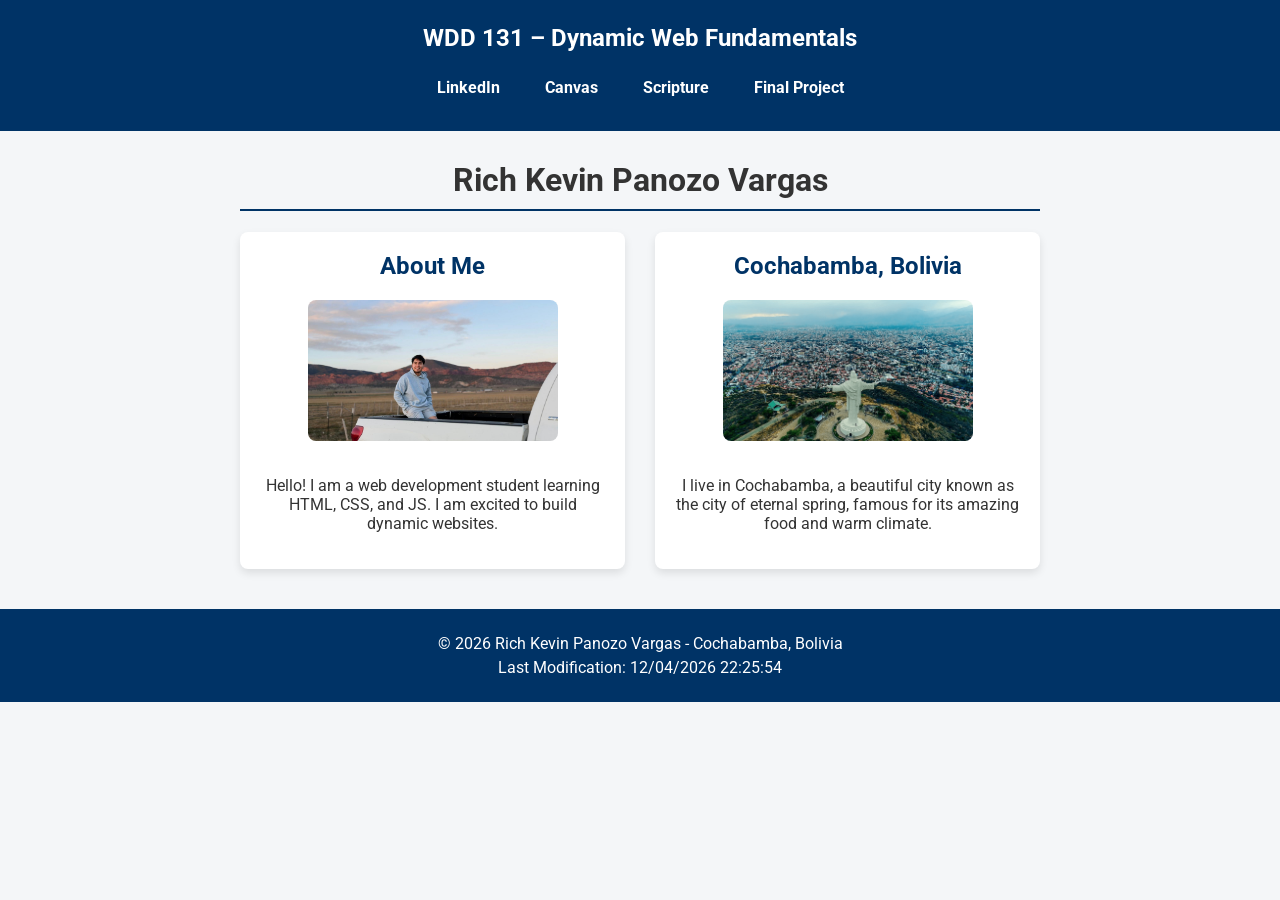
<file: index.html>
<!DOCTYPE html>
<html lang="en">
<head>
    <meta charset="UTF-8">
    <meta name="viewport" content="width=device-width, initial-scale=1.0">
    <title>WDD 131 – Dynamic Web Fundamentals – Rich Kevin Panozo Vargas</title>
    <meta name="description" content="WDD 131 – Dynamic Web Fundamentals. Proyecto de Rich Kevin Panozo Vargas. Tecnologías web, HTML, CSS, JavaScript.">
    <meta name="author" content="Rich Kevin Panozo Vargas">
    
    <link rel="preconnect" href="https://fonts.googleapis.com">
    <link rel="preconnect" href="https://fonts.gstatic.com" crossorigin>
    <link href="https://fonts.googleapis.com/css2?family=Roboto:wght@400;700&display=swap" rel="stylesheet">
    
    <link rel="stylesheet" href="styles/base.css">
    <script src="scripts/getdates.js" defer></script>
</head>
<body>
    <header>
        <span id="course-title">WDD 131 – Dynamic Web Fundamentals</span>
        <nav>
            <a href="https://www.linkedin.com/" target="_blank">LinkedIn</a>
            <a href="https://byupw.instructure.com/" target="_blank">Canvas</a>
            <a href="https://www.churchofjesuschrist.org/study/scriptures/ot/prov/3?lang=eng&id=p5-p6#p5" target="_blank">Scripture</a>
            <a href="#">Final Project</a>
        </nav>
    </header>
    
    <main>
        <h1>Rich Kevin Panozo Vargas</h1>
        <div class="grid-container">
            <section class="card">
                <h2>About Me</h2>
                <img src="images/profile.jpg" alt="Profile Picture of Rich Kevin Panozo Vargas" width="250" height="250">
                <p>Hello! I am a web development student learning HTML, CSS, and JS. I am excited to build dynamic websites.</p>
            </section>
            
            <section class="card">
                <h2>Cochabamba, Bolivia</h2>
                <img src="images/location.jpg" alt="Cochabamba, Bolivia" width="250" height="250">
                <p>I live in Cochabamba, a beautiful city known as the city of eternal spring, famous for its amazing food and warm climate.</p>
            </section>
        </div>
    </main>
    
    <footer>
        <p>&copy; <span id="currentyear"></span> Rich Kevin Panozo Vargas - Cochabamba, Bolivia</p>
        <p id="lastModified"></p>
    </footer>
</body>
</html>
</file>
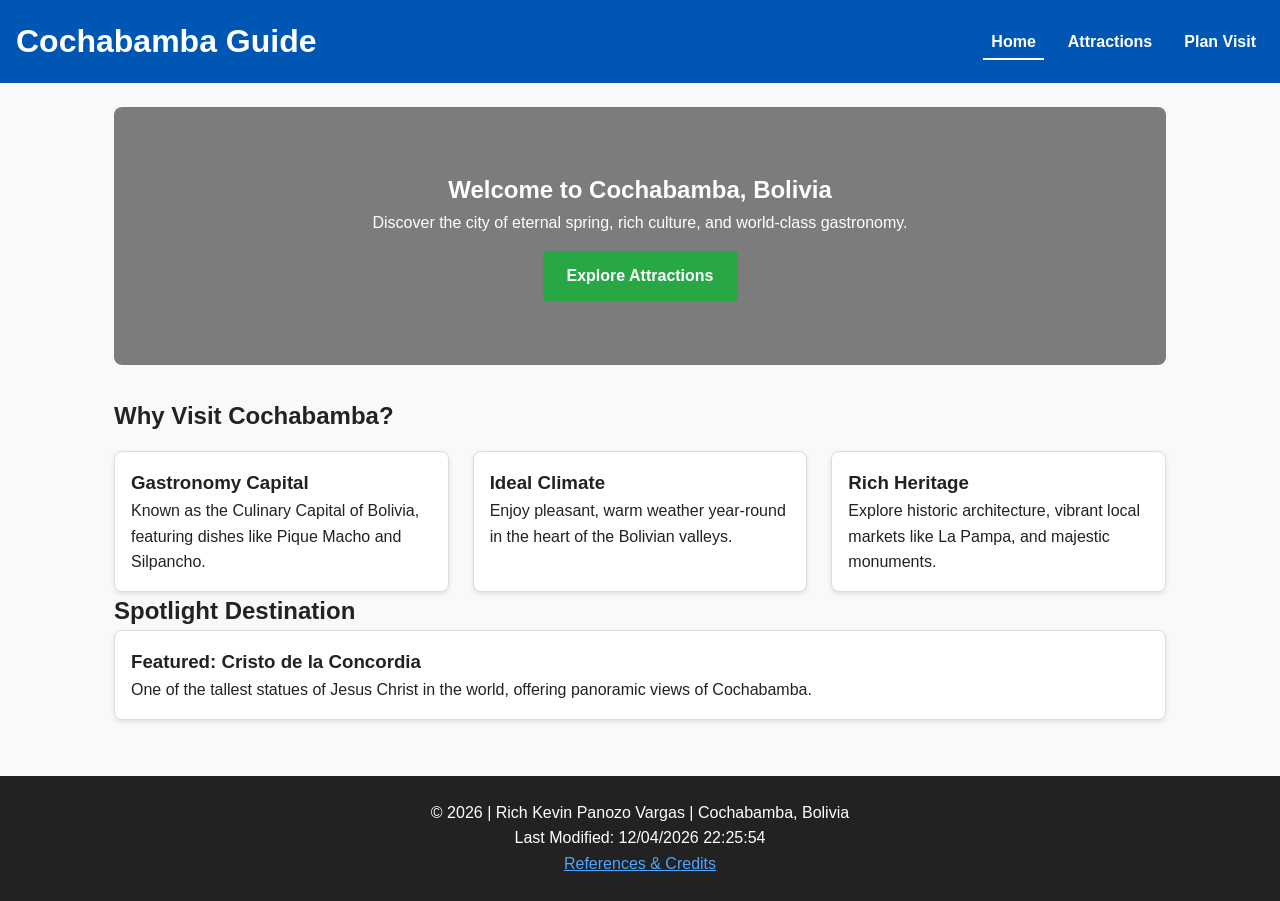
<file: project/index.html>
<!DOCTYPE html>
<html lang="en">
<head>
    <meta charset="UTF-8">
    <meta name="viewport" content="width=device-width, initial-scale=1.0">
    <title>Cochabamba Travel Guide | Home</title>
    <meta name="description" content="Explore Cochabamba, Bolivia: The Culinary Capital and Heart of South America.">
    <link rel="stylesheet" href="styles/main.css">
    <script src="scripts/main.js" defer></script>
</head>
<body>
    <header>
        <div class="logo-container">
            <h1>Cochabamba Guide</h1>
        </div>
        <button id="menu-btn" aria-label="Toggle Navigation">&#9776;</button>
        <nav id="nav-menu">
            <ul>
                <li><a href="index.html" class="active">Home</a></li>
                <li><a href="page2.html">Attractions</a></li>
                <li><a href="form.html">Plan Visit</a></li>
            </ul>
        </nav>
    </header>

    <main>
        <section class="hero">
            <div class="hero-overlay">
                <h2>Welcome to Cochabamba, Bolivia</h2>
                <p>Discover the city of eternal spring, rich culture, and world-class gastronomy.</p>
                <a href="page2.html" class="btn">Explore Attractions</a>
            </div>
        </section>

        <section class="quick-facts">
            <h2>Why Visit Cochabamba?</h2>
            <div class="grid-cards">
                <article class="card">
                    <h3>Gastronomy Capital</h3>
                    <p>Known as the Culinary Capital of Bolivia, featuring dishes like Pique Macho and Silpancho.</p>
                </article>
                <article class="card">
                    <h3>Ideal Climate</h3>
                    <p>Enjoy pleasant, warm weather year-round in the heart of the Bolivian valleys.</p>
                </article>
                <article class="card">
                    <h3>Rich Heritage</h3>
                    <p>Explore historic architecture, vibrant local markets like La Pampa, and majestic monuments.</p>
                </article>
            </div>
        </section>

        <section class="featured-spot">
            <h2>Spotlight Destination</h2>
            <div id="spotlight-container">
                <!-- Populated via JavaScript -->
            </div>
        </section>
    </main>

    <footer>
        <p>&copy; <span id="currentyear"></span> | Rich Kevin Panozo Vargas | Cochabamba, Bolivia</p>
        <p id="lastModified"></p>
        <p><a href="references.html">References & Credits</a></p>
    </footer>
</body>
</html>
</file>
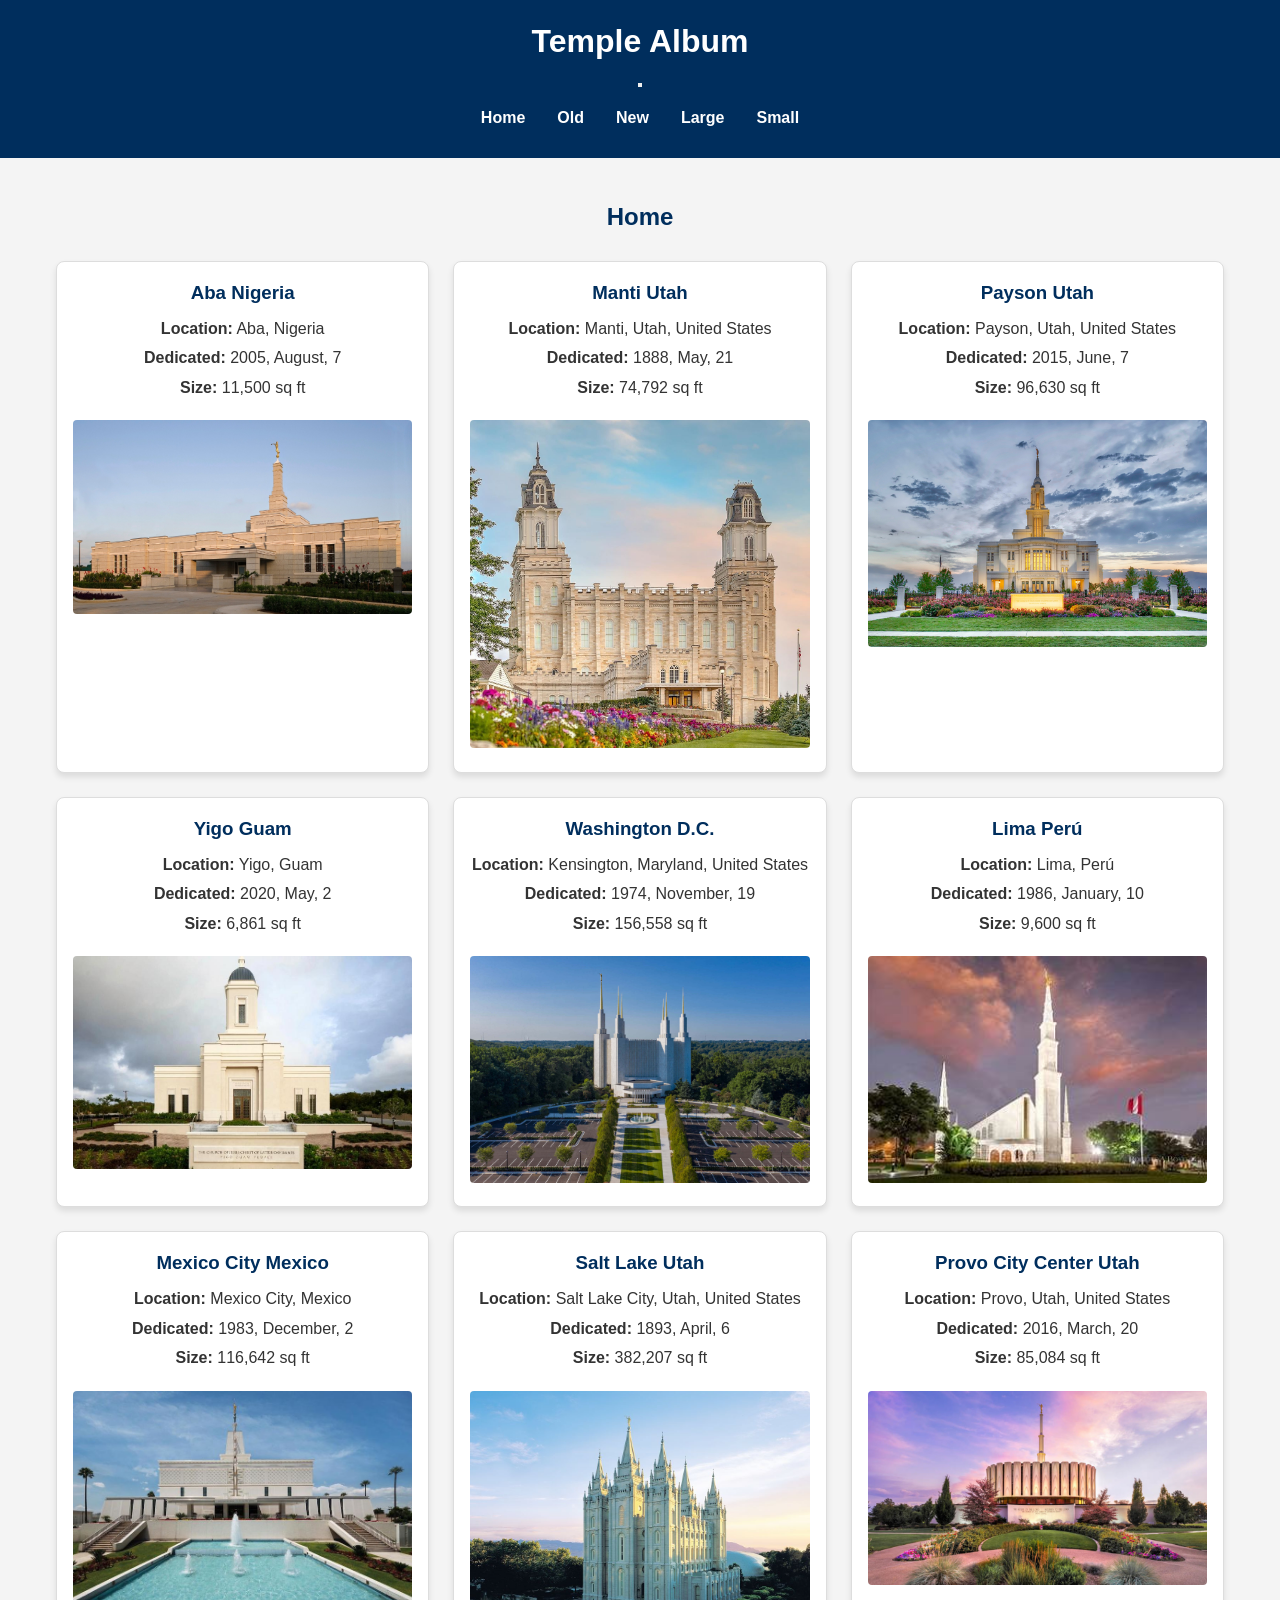
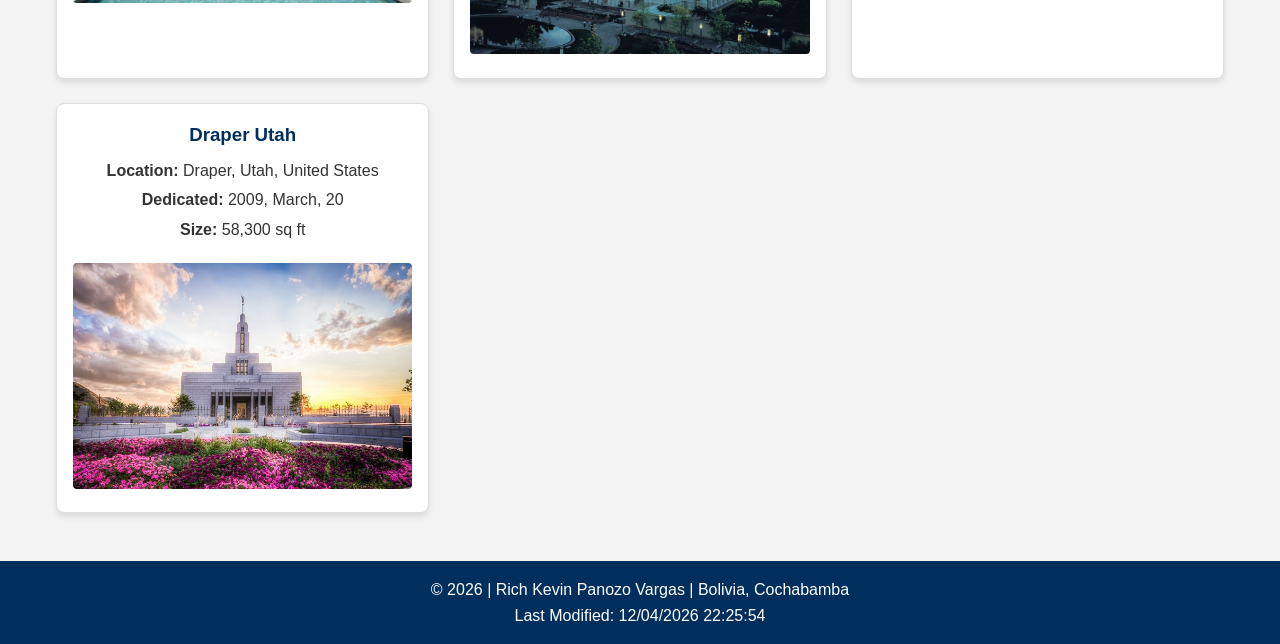
<file: filtered-temples.html>
<!DOCTYPE html>
<html lang="en">
<head>
  <meta charset="UTF-8">
  <meta name="viewport" content="width=device-width, initial-scale=1.0">
  <title>Filtered Temple Album | Rich Kevin Panozo Vargas</title>
  <meta name="description" content="A dynamic and responsive web page displaying LDS Temples filtered by age and size. Developed for WDD 131.">
  <meta name="author" content="Rich Kevin Panozo Vargas">
  
  <!-- CSS Stylesheet link -->
  <link rel="stylesheet" href="styles/filtered-temples.css">
  
  <!-- JavaScript link -->
  <script src="scripts/filtered-temples.js" defer></script>
</head>
<body>
  <header>
    <h1>Temple Album</h1>
    <button id="menu" aria-label="Toggle Navigation Menu"></button>
    <nav>
      <ul class="navigation">
        <li><a href="#" id="home">Home</a></li>
        <li><a href="#" id="old">Old</a></li>
        <li><a href="#" id="new">New</a></li>
        <li><a href="#" id="large">Large</a></li>
        <li><a href="#" id="small">Small</a></li>
      </ul>
    </nav>
  </header>

  <main>
    <h2 id="filter-title">Home</h2>
    <!-- Dynamic temple cards will be inserted here -->
    <div id="temple-cards"></div>
  </main>

  <footer>
    <p>&copy; <span id="currentyear"></span> | Rich Kevin Panozo Vargas | Bolivia, Cochabamba</p>
    <p id="lastModified"></p>
  </footer>
</body>
</html>
</file>
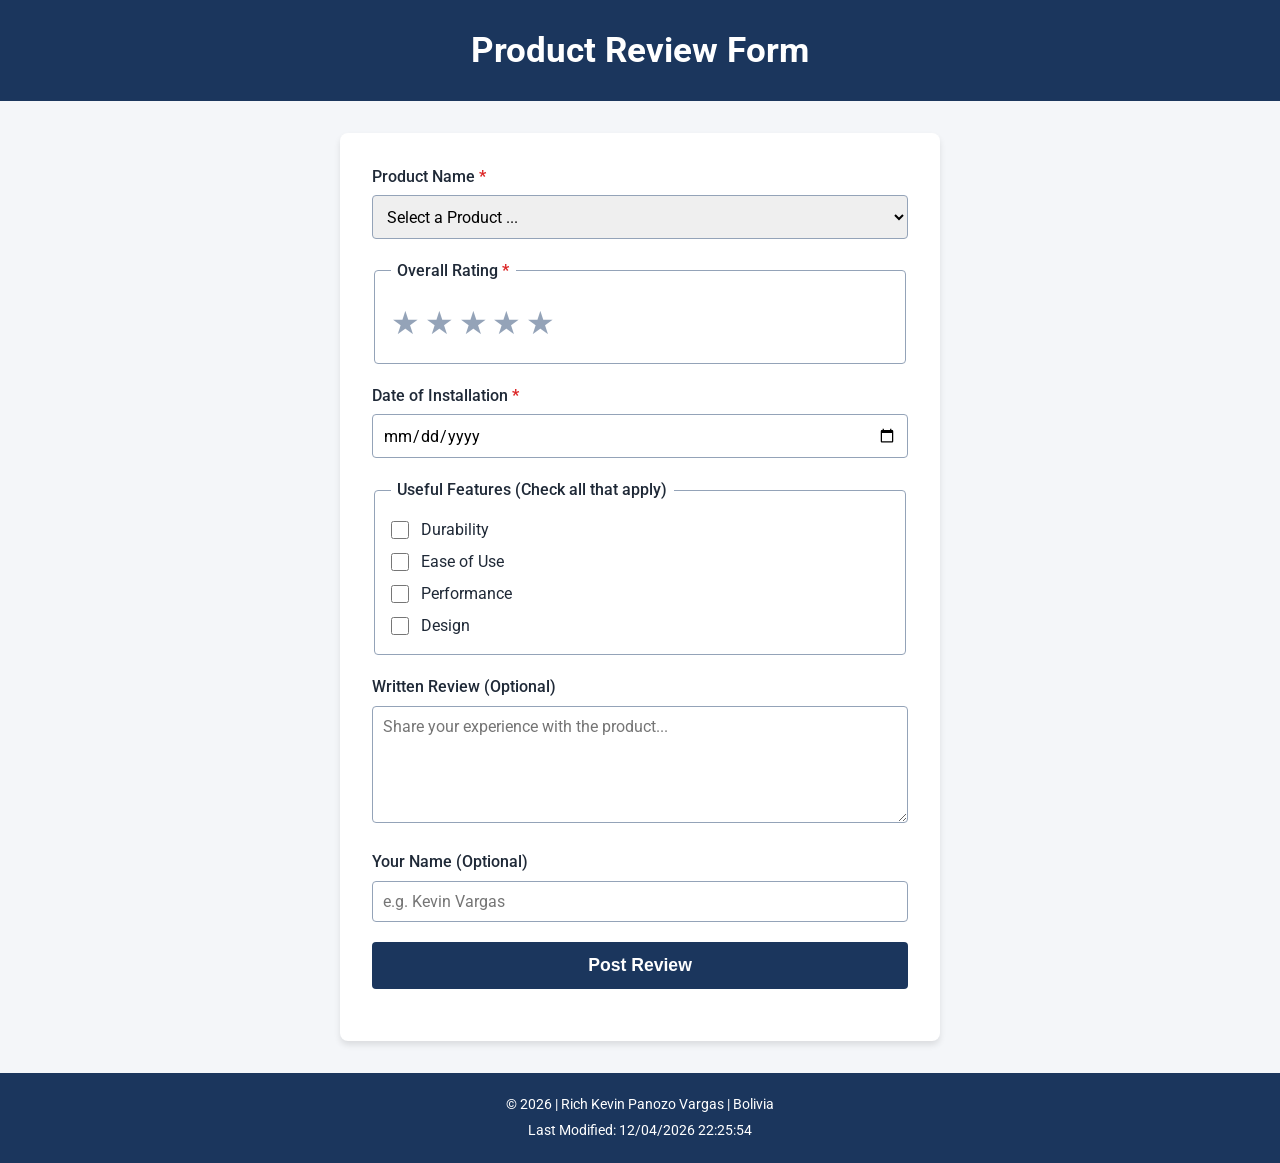
<file: form.html>
<!DOCTYPE html>
<html lang="en">
<head>
    <meta charset="UTF-8">
    <meta name="viewport" content="width=device-width, initial-scale=1.0">
    <title>Product Review Form</title>
    <meta name="description" content="Product review form page for submitting product ratings and detailed user feedback.">
    <meta name="author" content="Rich Kevin Panozo Vargas">
    <!-- Google Fonts -->
    <link rel="preconnect" href="https://fonts.googleapis.com">
    <link rel="preconnect" href="https://fonts.gstatic.com" crossorigin>
    <link href="https://fonts.googleapis.com/css2?family=Roboto:wght@400;500;700&display=swap" rel="stylesheet">
    <!-- Stylesheet -->
    <link rel="stylesheet" href="styles/form.css">
    <!-- JavaScript -->
    <script src="scripts/form.js" defer></script>
</head>
<body>
    <header>
        <h1>Product Review Form</h1>
    </header>

    <main>
        <form method="get" action="review.html">
            <!-- Product Name -->
            <div class="form-item">
                <label for="product">Product Name <span class="required">*</span></label>
                <select id="product" name="product" required>
                    <option value="" disabled selected>Select a Product ...</option>
                </select>
            </div>

            <!-- Overall Rating -->
            <fieldset class="form-item">
                <legend>Overall Rating <span class="required">*</span></legend>
                <div class="rating">
                    <input type="radio" id="star5" name="rating" value="5" required>
                    <label for="star5" title="5 stars">&#9733;</label>

                    <input type="radio" id="star4" name="rating" value="4" required>
                    <label for="star4" title="4 stars">&#9733;</label>

                    <input type="radio" id="star3" name="rating" value="3" required>
                    <label for="star3" title="3 stars">&#9733;</label>

                    <input type="radio" id="star2" name="rating" value="2" required>
                    <label for="star2" title="2 stars">&#9733;</label>

                    <input type="radio" id="star1" name="rating" value="1" required>
                    <label for="star1" title="1 star">&#9733;</label>
                </div>
            </fieldset>

            <!-- Date of Installation -->
            <div class="form-item">
                <label for="installation-date">Date of Installation <span class="required">*</span></label>
                <input type="date" id="installation-date" name="installation-date" required>
            </div>

            <!-- Useful Features -->
            <fieldset class="form-item">
                <legend>Useful Features (Check all that apply)</legend>
                <div class="checkbox-group">
                    <input type="checkbox" id="durability" name="features" value="durability">
                    <label for="durability">Durability</label>

                    <input type="checkbox" id="ease-of-use" name="features" value="ease-of-use">
                    <label for="ease-of-use">Ease of Use</label>

                    <input type="checkbox" id="performance" name="features" value="performance">
                    <label for="performance">Performance</label>

                    <input type="checkbox" id="design" name="features" value="design">
                    <label for="design">Design</label>
                </div>
            </fieldset>

            <!-- Written Review -->
            <div class="form-item">
                <label for="review">Written Review (Optional)</label>
                <textarea id="review" name="review" rows="5" placeholder="Share your experience with the product..."></textarea>
            </div>

            <!-- User Name -->
            <div class="form-item">
                <label for="username">Your Name (Optional)</label>
                <input type="text" id="username" name="username" placeholder="e.g. Kevin Vargas">
            </div>

            <!-- Submit Button -->
            <div class="form-item">
                <input type="submit" value="Post Review" class="submit-btn">
            </div>
        </form>
    </main>

    <footer>
        <p>&copy; <span id="currentyear"></span> | Rich Kevin Panozo Vargas | Bolivia</p>
        <p id="lastModified"></p>
    </footer>
</body>
</html>
</file>
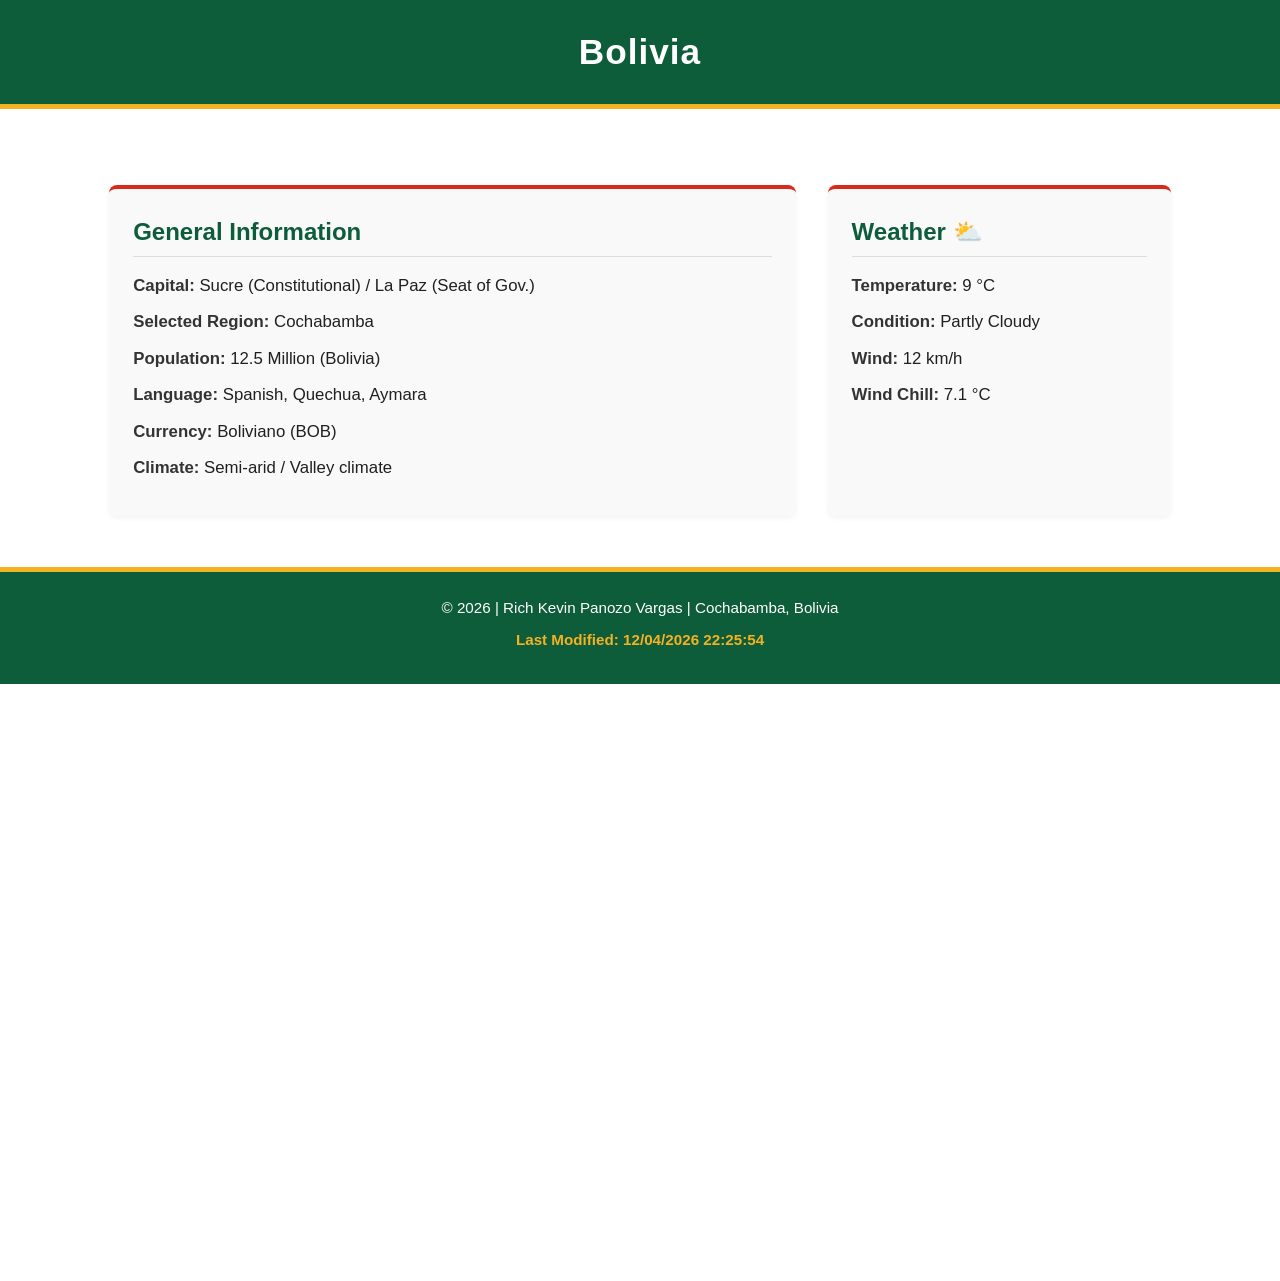
<file: place.html>
<!DOCTYPE html>
<html lang="en">
<head>
    <meta charset="UTF-8">
    <meta name="viewport" content="width=device-width, initial-scale=1.0">
    <title>W03: Country Page - Bolivia (Cochabamba)</title>
    <meta name="description" content="An informational portal about Cochabamba, Bolivia, developed for the WDD131 course assignment.">
    <!-- Corrected relative paths to your subfolders -->
    <link rel="stylesheet" href="styles/place.css">
    <script src="scripts/place.js" defer></script>
</head>
<body>
    <header>
        <h1>Bolivia</h1>
    </header>

    <main>
        <!-- Hero section using responsive srcset with WebP format -->
        <div class="hero-container">
            <picture>
                <source media="(min-width: 800px)" srcset="images/hero-large.webp">
                <img src="images/hero-small.webp" alt="Panoramic view of Cochabamba, Bolivia" class="hero-image">
            </picture>
        </div>

        <!-- Country Data Section -->
        <section class="data-card">
            <h2>General Information</h2>
            <ul>
                <li><strong>Capital:</strong> Sucre (Constitutional) / La Paz (Seat of Gov.)</li>
                <li><strong>Selected Region:</strong> Cochabamba</li>
                <li><strong>Population:</strong> 12.5 Million (Bolivia)</li>
                <li><strong>Language:</strong> Spanish, Quechua, Aymara</li>
                <li><strong>Currency:</strong> Boliviano (BOB)</li>
                <li><strong>Climate:</strong> Semi-arid / Valley climate</li>
            </ul>
        </section>

        <!-- Weather Section -->
        <section class="weather-card">
            <h2 class="weather-heading">Weather</h2>
            
            <!-- SVG Weather Icon - Visible only on mobile -->
            <div class="weather-icon-mobile">
                <svg xmlns="http://www.w3.org/2000/svg" height="48px" viewBox="0 -960 960 960" width="48px" fill="#d82a1b">
                    <path d="M260-160q-91 0-155.5-63T40-377q0-79 49-138.5T216-587q27-86 99.5-139.5T483-780q109 0 188 71.5T756-534q68 8 116 57t48 117q0 75-52.5 127.5T740-180H260Zm0-60h480q50 0 85-35t35-85q0-50-35-85t-85-35h-46v-30q0-83-58.5-141.5T530-690q-83 0-141.5 58.5T330-490v20h-24q-65 0-110.5 45.5T150-314q0 65 45.5 110.5T260-220Z"/>
                </svg>
            </div>

            <ul>
                <li><strong>Temperature:</strong> <span id="temp">9</span> °C</li>
                <li><strong>Condition:</strong> Partly Cloudy</li>
                <li><strong>Wind:</strong> <span id="wind">12</span> km/h</li>
                <li><strong>Wind Chill:</strong> <span id="windchill"></span></li>
            </ul>
        </section>
    </main>

    <footer>
        <p>&copy; <span id="currentyear"></span> | Rich Kevin Panozo Vargas | Cochabamba, Bolivia</p>
        <p class="last-modified">Last Modified: <span id="lastModified"></span></p>
    </footer>
</body>
</html>
</file>
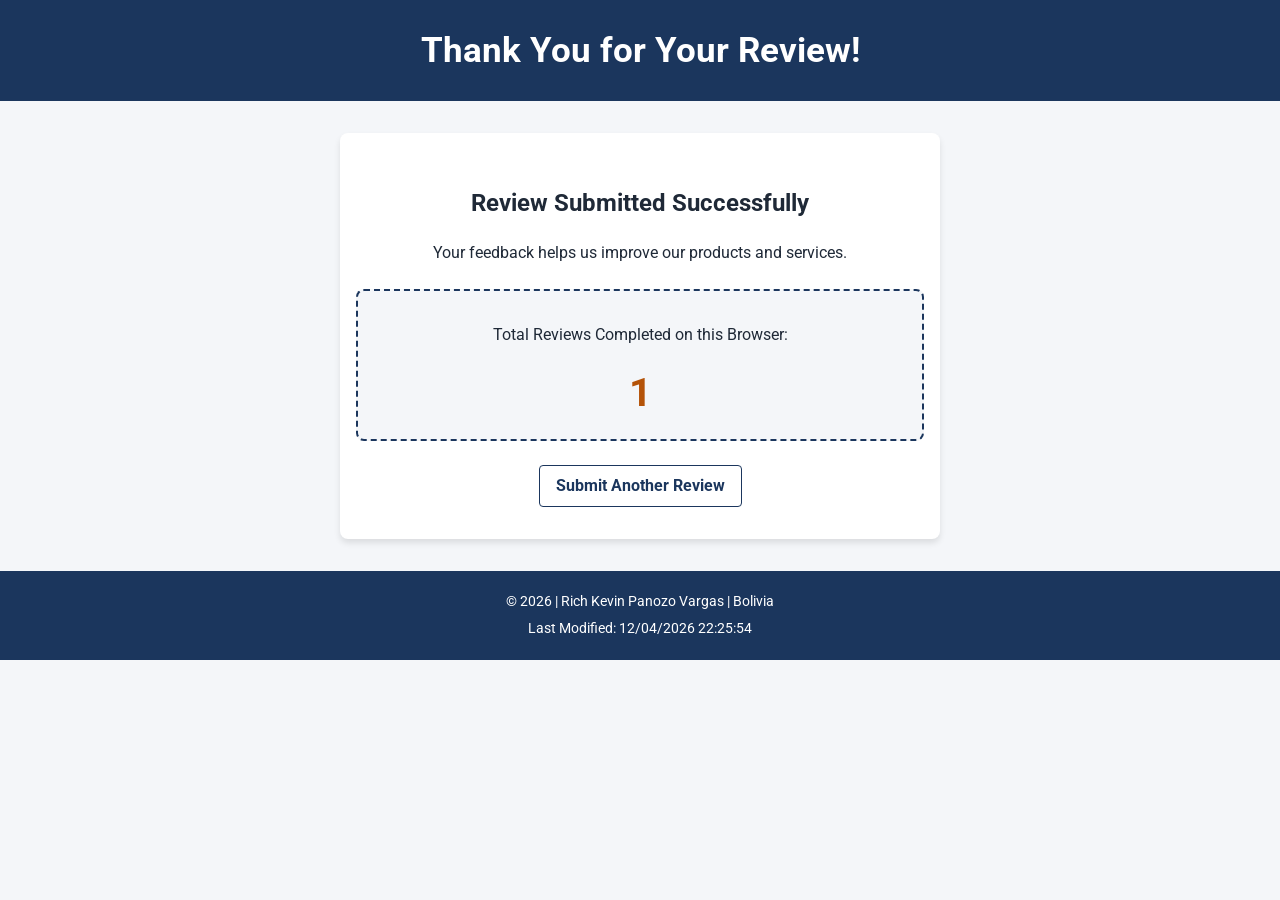
<file: review.html>
<!DOCTYPE html>
<html lang="en">
<head>
    <meta charset="UTF-8">
    <meta name="viewport" content="width=device-width, initial-scale=1.0">
    <title>Review Confirmation</title>
    <meta name="description" content="Confirmation page displaying total reviews completed using local storage.">
    <meta name="author" content="Rich Kevin Panozo Vargas">
    <!-- Google Fonts -->
    <link rel="preconnect" href="https://fonts.googleapis.com">
    <link rel="preconnect" href="https://fonts.gstatic.com" crossorigin>
    <link href="https://fonts.googleapis.com/css2?family=Roboto:wght@400;500;700&display=swap" rel="stylesheet">
    <!-- Stylesheet -->
    <link rel="stylesheet" href="styles/form.css">
    <!-- JavaScript -->
    <script src="scripts/review.js" defer></script>
</head>
<body>
    <header>
        <h1>Thank You for Your Review!</h1>
    </header>

    <main class="confirmation-container">
        <h2>Review Submitted Successfully</h2>
        <p>Your feedback helps us improve our products and services.</p>
        
        <div class="counter-box">
            <p>Total Reviews Completed on this Browser:</p>
            <span id="reviewCount" class="count-display">0</span>
        </div>

        <a href="form.html" class="back-link">Submit Another Review</a>
    </main>

    <footer>
        <p>&copy; <span id="currentyear"></span> | Rich Kevin Panozo Vargas | Bolivia</p>
        <p id="lastModified"></p>
    </footer>
</body>
</html>
</file>
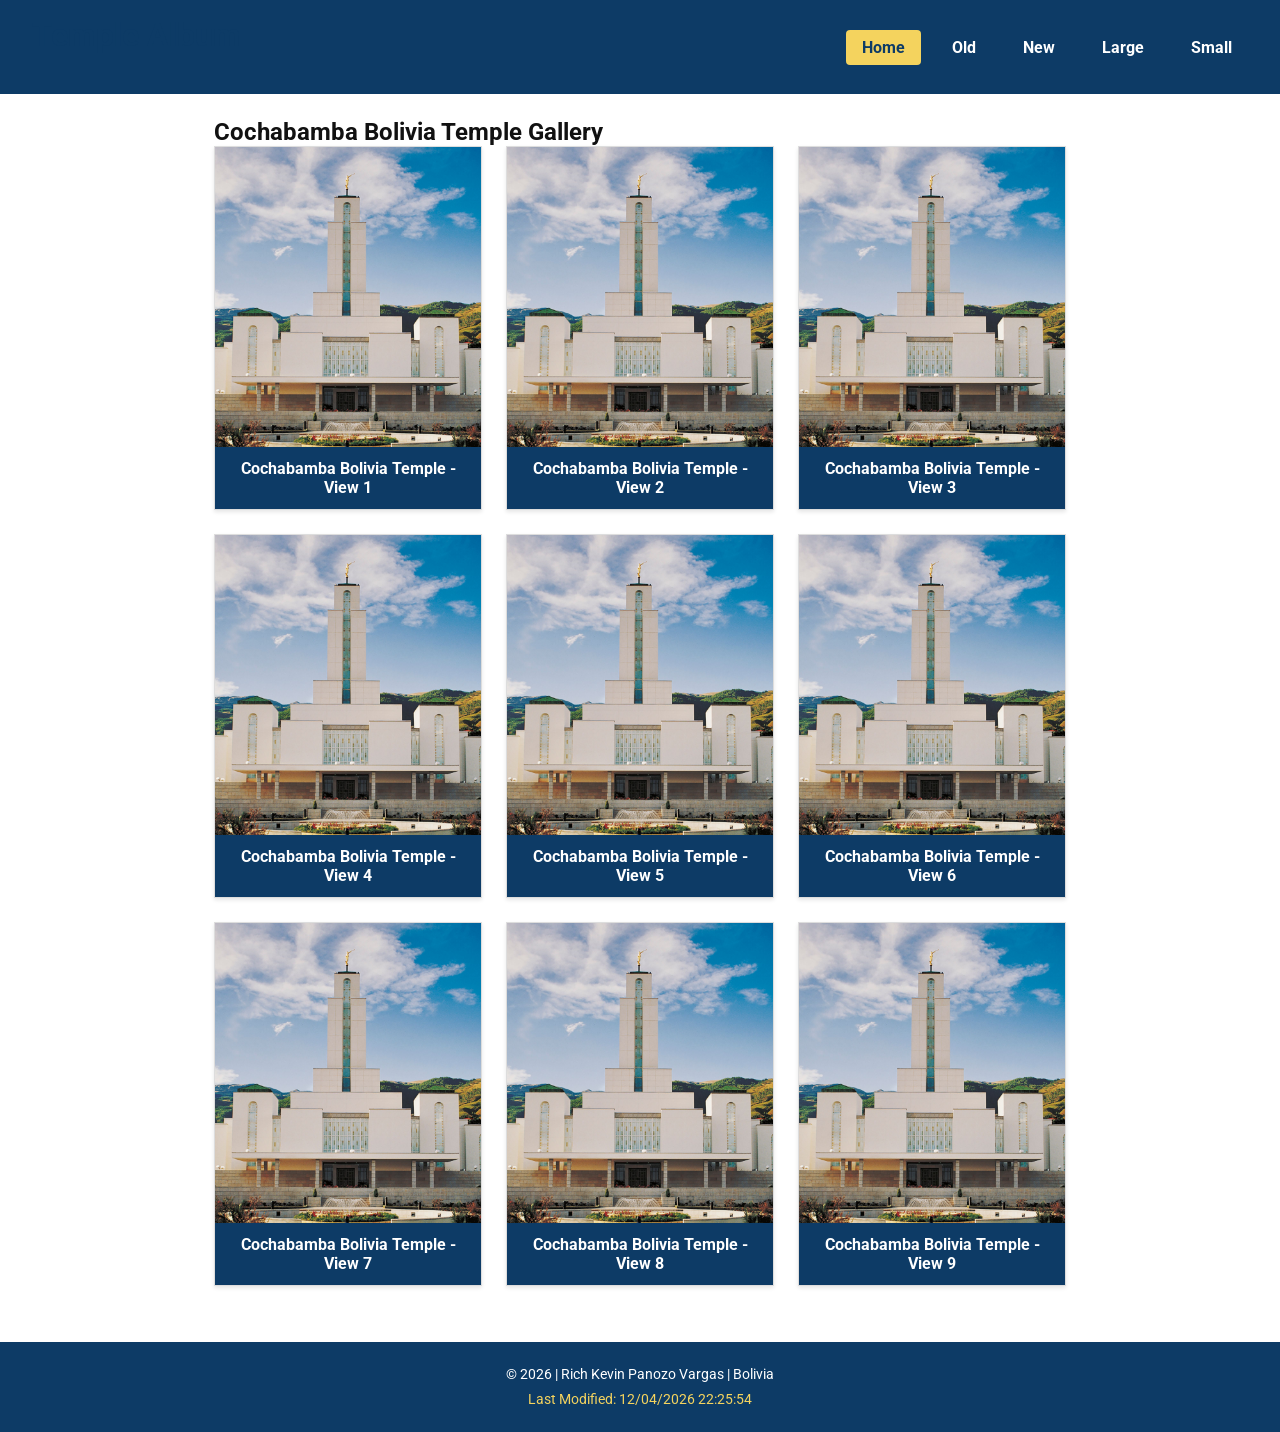
<file: temples.html>
<!DOCTYPE html>
<html lang="en">
<head>
    <meta charset="UTF-8">
    <meta name="viewport" content="width=device-width, initial-scale=1.0">
    <title>W02 Assignment: Temple Picture Album</title>
    <meta name="description" content="W02 Temple Picture Album assignment showcasing the Cochabamba Bolivia Temple with a responsive hamburger menu for WDD 131.">
    <meta name="author" content="Rich Kevin Panozo Vargas">
    <!-- Google Fonts -->
    <link rel="preconnect" href="https://fonts.googleapis.com">
    <link rel="preconnect" href="https://fonts.gstatic.com" crossorigin>
    <link href="https://fonts.googleapis.com/css2?family=Roboto:wght@400;700&display=swap" rel="stylesheet">
    <!-- Style links ordered for Mobile-First development -->
    <link rel="stylesheet" href="styles/temples.css">
    <link rel="stylesheet" href="styles/temples-large.css" media="(min-width: 600px)">
    <!-- Deferred script reference -->
    <script src="scripts/temples.js" defer></script>
</head>
<body>
    <header>
        <h1>Temple Album</h1>
        <button id="menu-button" aria-label="Toggle Menu">&#9776;</button>
        <nav>
            <ul id="nav-menu">
                <li><a href="#" class="active">Home</a></li>
                <li><a href="#">Old</a></li>
                <li><a href="#">New</a></li>
                <li><a href="#">Large</a></li>
                <li><a href="#">Small</a></li>
            </ul>
        </nav>
    </header>

    <main>
        <h2>Cochabamba Bolivia Temple Gallery</h2>
        <div class="gallery">
            <!-- 9 figures completed and fixed -->
            <figure>
                <img src="images/temple.jpg" alt="Cochabamba Bolivia Temple view 1" loading="lazy" width="400" height="300">
                <figcaption>Cochabamba Bolivia Temple - View 1</figcaption>
            </figure>
            <figure>
                <img src="images/temple.jpg" alt="Cochabamba Bolivia Temple view 2" loading="lazy" width="400" height="300">
                <figcaption>Cochabamba Bolivia Temple - View 2</figcaption>
            </figure>
            <figure>
                <img src="images/temple.jpg" alt="Cochabamba Bolivia Temple view 3" loading="lazy" width="400" height="300">
                <figcaption>Cochabamba Bolivia Temple - View 3</figcaption>
            </figure>
            <figure>
                <img src="images/temple.jpg" alt="Cochabamba Bolivia Temple view 4" loading="lazy" width="400" height="300">
                <figcaption>Cochabamba Bolivia Temple - View 4</figcaption>
            </figure>
            <figure>
                <img src="images/temple.jpg" alt="Cochabamba Bolivia Temple view 5" loading="lazy" width="400" height="300">
                <figcaption>Cochabamba Bolivia Temple - View 5</figcaption>
            </figure>
            <figure>
                <img src="images/temple.jpg" alt="Cochabamba Bolivia Temple view 6" loading="lazy" width="400" height="300">
                <figcaption>Cochabamba Bolivia Temple - View 6</figcaption>
            </figure>
            <figure>
                <img src="images/temple.jpg" alt="Cochabamba Bolivia Temple view 7" loading="lazy" width="400" height="300">
                <figcaption>Cochabamba Bolivia Temple - View 7</figcaption>
            </figure>
            <figure>
                <img src="images/temple.jpg" alt="Cochabamba Bolivia Temple view 8" loading="lazy" width="400" height="300">
                <figcaption>Cochabamba Bolivia Temple - View 8</figcaption>
            </figure>
            <figure>
                <img src="images/temple.jpg" alt="Cochabamba Bolivia Temple view 9" loading="lazy" width="400" height="300">
                <figcaption>Cochabamba Bolivia Temple - View 9</figcaption>
            </figure>
        </div>
    </main>

    <footer>
        <p>&copy; <span id="currentyear"></span> | Rich Kevin Panozo Vargas | Bolivia</p>
        <p id="lastModified"></p>
    </footer>
</body>
</html>
</file>
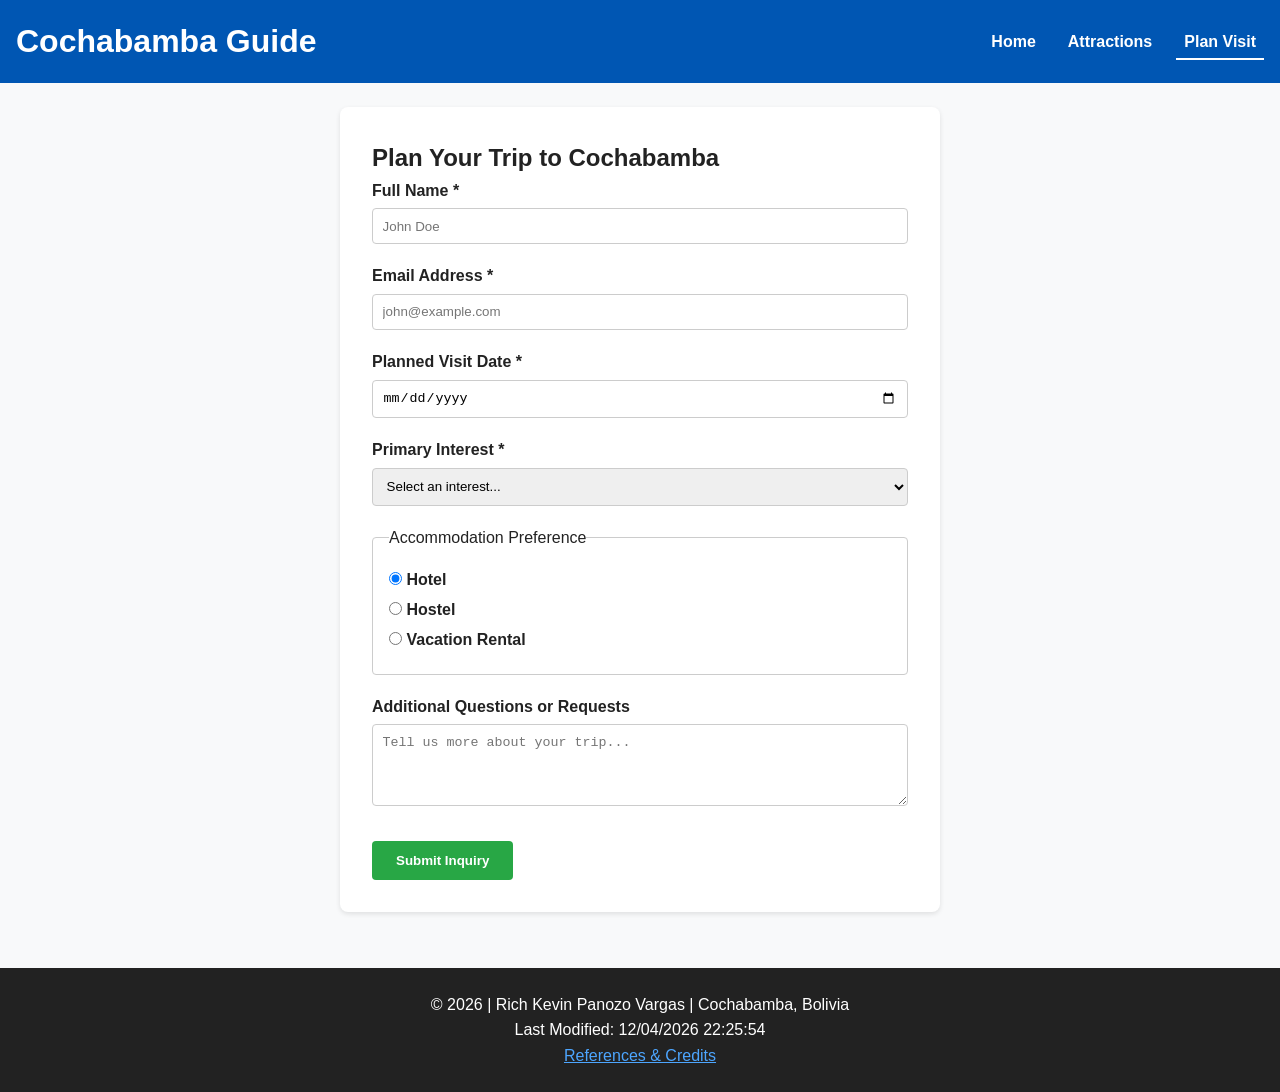
<file: project/form.html>
<!DOCTYPE html>
<html lang="en">
<head>
    <meta charset="UTF-8">
    <meta name="viewport" content="width=device-width, initial-scale=1.0">
    <title>Cochabamba Travel Guide | Plan Your Visit</title>
    <meta name="description" content="Request information or plan your upcoming trip to Cochabamba, Bolivia.">
    <link rel="stylesheet" href="styles/main.css">
    <script src="scripts/main.js" defer></script>
</head>
<body>
    <header>
        <div class="logo-container">
            <h1>Cochabamba Guide</h1>
        </div>
        <button id="menu-btn" aria-label="Toggle Navigation">&#9776;</button>
        <nav id="nav-menu">
            <ul>
                <li><a href="index.html">Home</a></li>
                <li><a href="page2.html">Attractions</a></li>
                <li><a href="form.html" class="active">Plan Visit</a></li>
            </ul>
        </nav>
    </header>

    <main>
        <section class="form-container">
            <h2>Plan Your Trip to Cochabamba</h2>
            <form id="travel-form" method="get" action="form.html">
                <div class="form-item">
                    <label for="fullname">Full Name *</label>
                    <input type="text" id="fullname" name="fullname" required placeholder="John Doe">
                </div>

                <div class="form-item">
                    <label for="email">Email Address *</label>
                    <input type="email" id="email" name="email" required placeholder="john@example.com">
                </div>

                <div class="form-item">
                    <label for="travel-date">Planned Visit Date *</label>
                    <input type="date" id="travel-date" name="travelDate" required>
                </div>

                <div class="form-item">
                    <label for="interest">Primary Interest *</label>
                    <select id="interest" name="interest" required>
                        <option value="" disabled selected>Select an interest...</option>
                        <option value="Gastronomy">Gastronomy & Food Tours</option>
                        <option value="Historical Landmarks">Historical Landmarks</option>
                        <option value="Nature & Hiking">Nature & Outdoor Activities</option>
                        <option value="Culture & Festivals">Culture & Local Festivals</option>
                    </select>
                </div>

                <fieldset class="form-item">
                    <legend>Accommodation Preference</legend>
                    <label><input type="radio" name="accommodation" value="Hotel" checked> Hotel</label>
                    <label><input type="radio" name="accommodation" value="Hostel"> Hostel</label>
                    <label><input type="radio" name="accommodation" value="Rental"> Vacation Rental</label>
                </fieldset>

                <div class="form-item">
                    <label for="comments">Additional Questions or Requests</label>
                    <textarea id="comments" name="comments" rows="4" placeholder="Tell us more about your trip..."></textarea>
                </div>

                <button type="submit" class="btn">Submit Inquiry</button>
            </form>
            <div id="form-feedback" class="hidden"></div>
        </section>
    </main>

    <footer>
        <p>&copy; <span id="currentyear"></span> | Rich Kevin Panozo Vargas | Cochabamba, Bolivia</p>
        <p id="lastModified"></p>
        <p><a href="references.html">References & Credits</a></p>
    </footer>
</body>
</html>
</file>
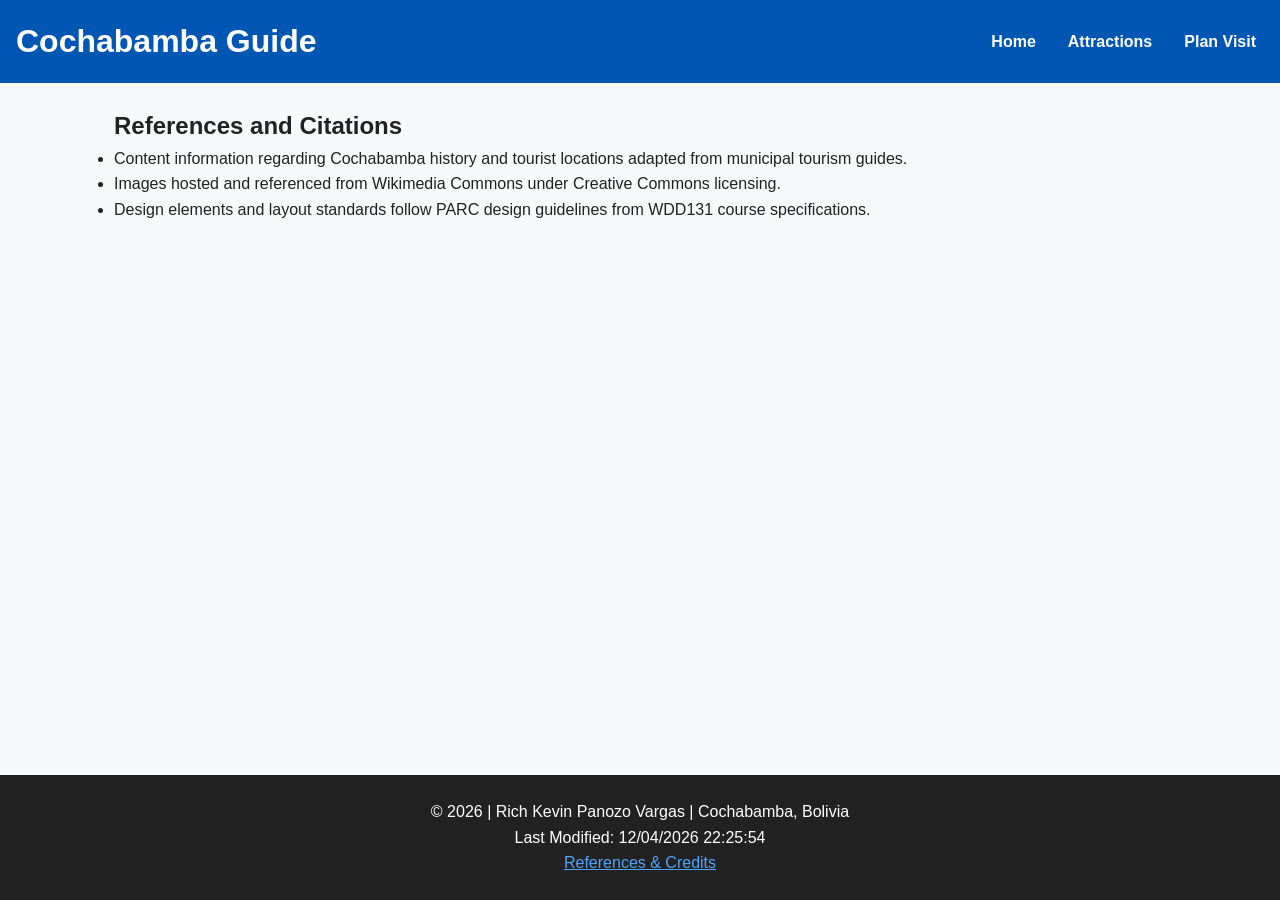
<file: project/references.html>
<!DOCTYPE html>
<html lang="en">
<head>
    <meta charset="UTF-8">
    <meta name="viewport" content="width=device-width, initial-scale=1.0">
    <title>Cochabamba Travel Guide | References</title>
    <link rel="stylesheet" href="styles/main.css">
    <script src="scripts/main.js" defer></script>
</head>
<body>
    <header>
        <div class="logo-container">
            <h1>Cochabamba Guide</h1>
        </div>
        <button id="menu-btn" aria-label="Toggle Navigation">&#9776;</button>
        <nav id="nav-menu">
            <ul>
                <li><a href="index.html">Home</a></li>
                <li><a href="page2.html">Attractions</a></li>
                <li><a href="form.html">Plan Visit</a></li>
            </ul>
        </nav>
    </header>

    <main class="references-page">
        <h2>References and Citations</h2>
        <ul>
            <li>Content information regarding Cochabamba history and tourist locations adapted from municipal tourism guides.</li>
            <li>Images hosted and referenced from Wikimedia Commons under Creative Commons licensing.</li>
            <li>Design elements and layout standards follow PARC design guidelines from WDD131 course specifications.</li>
        </ul>
    </main>

    <footer>
        <p>&copy; <span id="currentyear"></span> | Rich Kevin Panozo Vargas | Cochabamba, Bolivia</p>
        <p id="lastModified"></p>
        <p><a href="references.html">References & Credits</a></p>
    </footer>
</body>
</html>
</file>
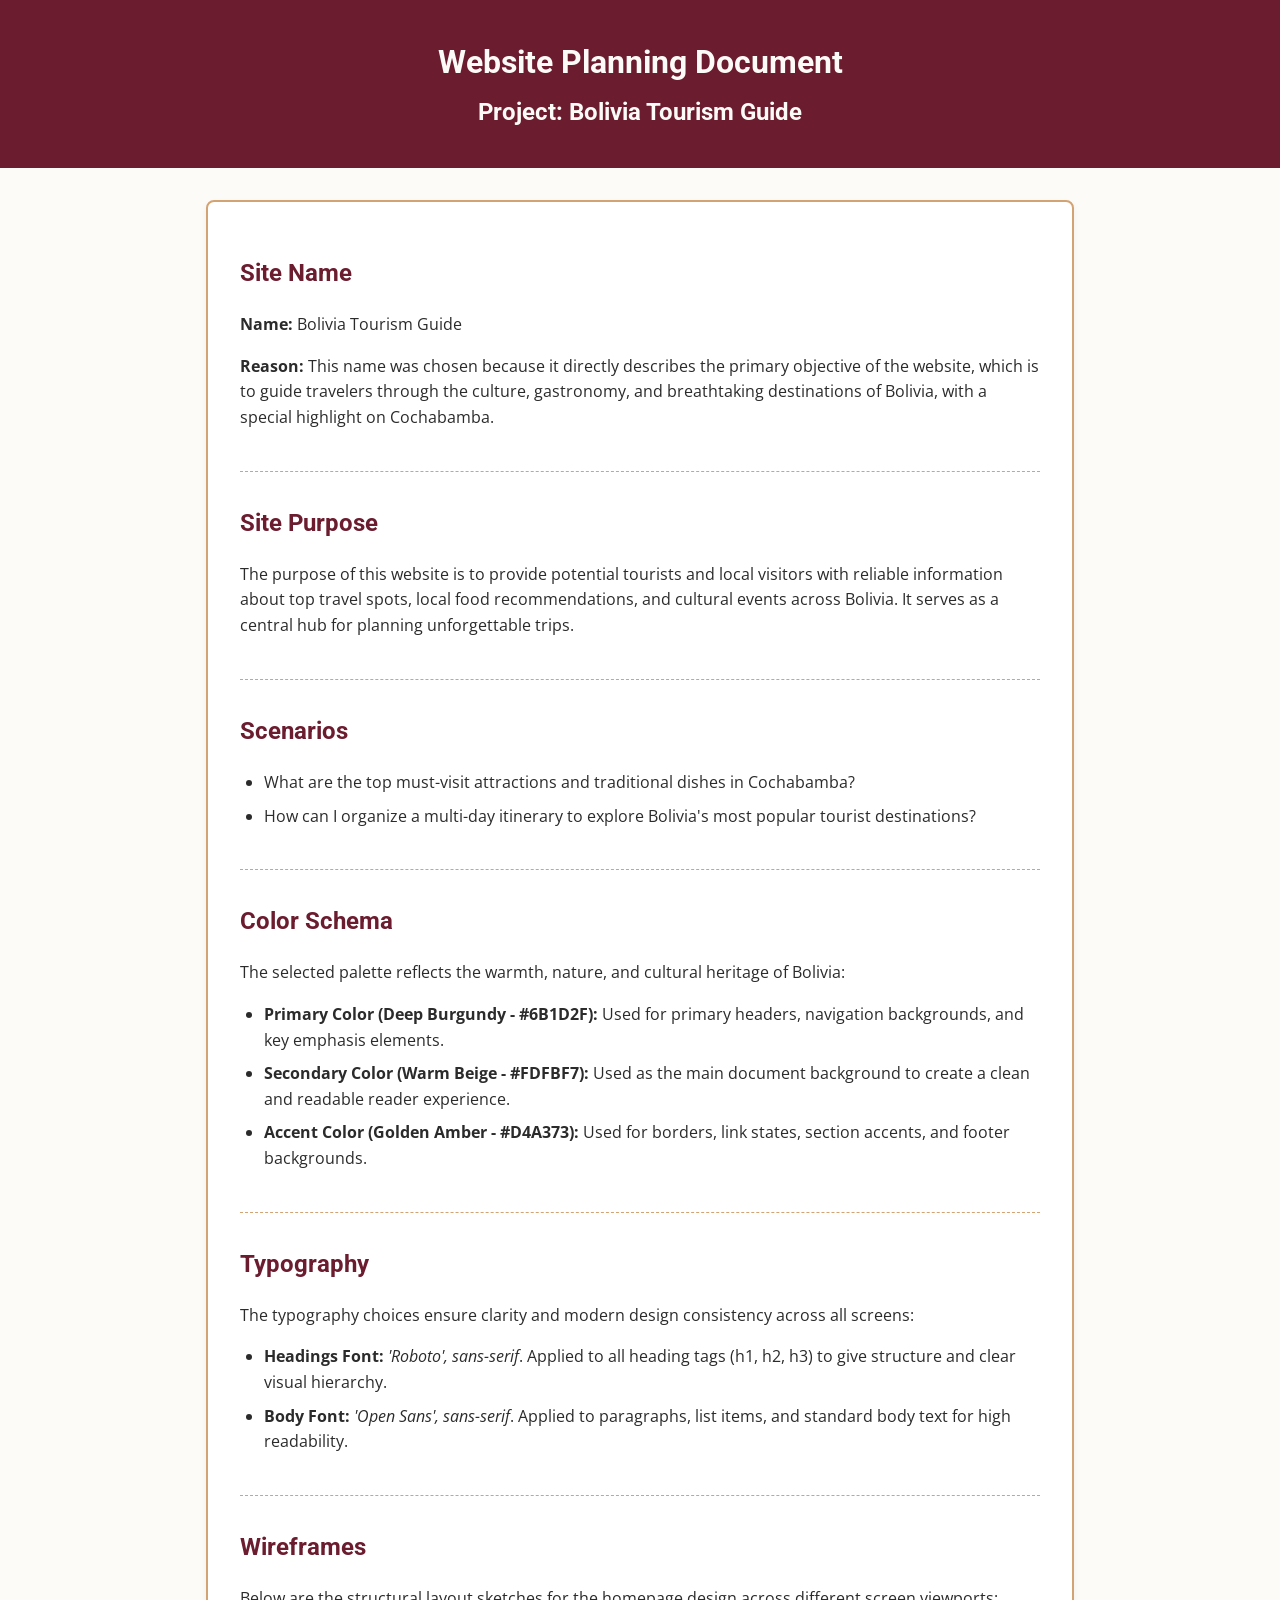
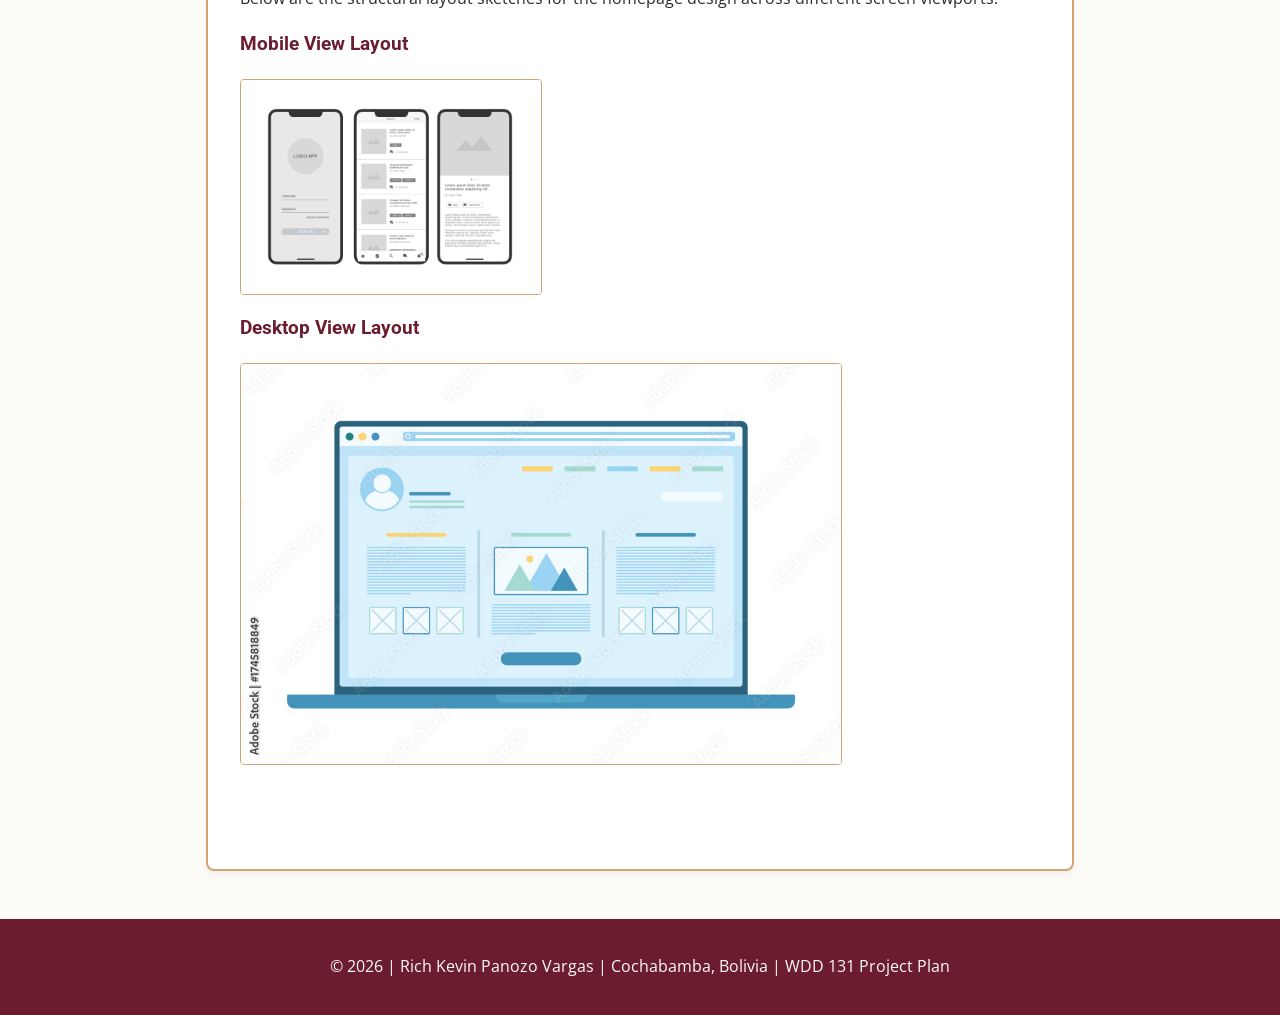
<file: project/siteplan.html>
<!DOCTYPE html>
<html lang="en">
<head>
    <meta charset="UTF-8">
    <meta name="viewport" content="width=device-width, initial-scale=1.0">
    <title>Site Plan - Bolivia Tourism Guide</title>
    <meta name="description" content="Website planning document for Bolivia Tourism Guide project">
    <meta name="author" content="Rich Kevin Panozo Vargas">
    <!-- Google Fonts -->
    <link rel="preconnect" href="https://fonts.googleapis.com">
    <link rel="preconnect" href="https://fonts.gstatic.com" crossorigin>
    <link href="https://fonts.googleapis.com/css2?family=Open+Sans:wght@400;700&family=Roboto:wght@500;700&display=swap" rel="stylesheet">
    <!-- External CSS -->
    <link rel="stylesheet" href="siteplan.css">
</head>
<body>
    <header>
        <h1>Website Planning Document</h1>
        <h2>Project: Bolivia Tourism Guide</h2>
    </header>

    <main>
        <section>
            <h2>Site Name</h2>
            <p><strong>Name:</strong> Bolivia Tourism Guide</p>
            <p><strong>Reason:</strong> This name was chosen because it directly describes the primary objective of the website, which is to guide travelers through the culture, gastronomy, and breathtaking destinations of Bolivia, with a special highlight on Cochabamba.</p>
        </section>

        <section>
            <h2>Site Purpose</h2>
            <p>The purpose of this website is to provide potential tourists and local visitors with reliable information about top travel spots, local food recommendations, and cultural events across Bolivia. It serves as a central hub for planning unforgettable trips.</p>
        </section>

        <section>
            <h2>Scenarios</h2>
            <ul>
                <li>What are the top must-visit attractions and traditional dishes in Cochabamba?</li>
                <li>How can I organize a multi-day itinerary to explore Bolivia's most popular tourist destinations?</li>
            </ul>
        </section>

        <section>
            <h2>Color Schema</h2>
            <p>The selected palette reflects the warmth, nature, and cultural heritage of Bolivia:</p>
            <ul>
                <li><strong>Primary Color (Deep Burgundy - #6B1D2F):</strong> Used for primary headers, navigation backgrounds, and key emphasis elements.</li>
                <li><strong>Secondary Color (Warm Beige - #FDFBF7):</strong> Used as the main document background to create a clean and readable reader experience.</li>
                <li><strong>Accent Color (Golden Amber - #D4A373):</strong> Used for borders, link states, section accents, and footer backgrounds.</li>
            </ul>
        </section>

        <section>
            <h2>Typography</h2>
            <p>The typography choices ensure clarity and modern design consistency across all screens:</p>
            <ul>
                <li><strong>Headings Font:</strong> <em>'Roboto', sans-serif</em>. Applied to all heading tags (h1, h2, h3) to give structure and clear visual hierarchy.</li>
                <li><strong>Body Font:</strong> <em>'Open Sans', sans-serif</em>. Applied to paragraphs, list items, and standard body text for high readability.</li>
            </ul>
        </section>

        <section>
            <h2>Wireframes</h2>
            <p>Below are the structural layout sketches for the homepage design across different screen viewports:</p>
            
            <h3>Mobile View Layout</h3>
            <img src="mobile-wireframe.jpg" alt="Mobile layout wireframe sketch for homepage" width="300">
            
            <h3>Desktop View Layout</h3>
            <img src="desktop-wireframe.jpg" alt="Desktop layout wireframe sketch for homepage" width="600">
        </section>
    </main>

    <footer>
        <p>&copy; 2026 | Rich Kevin Panozo Vargas | Cochabamba, Bolivia | WDD 131 Project Plan</p>
    </footer>
</body>
</html>
</file>
<file: styles/base.css>
/* Color variables to ensure good contrast (AA Level) */
:root {
    --primary-color: #003366;
    --bg-color: #f4f6f8;
    --text-color: #333333;
    --hover-bg: #e6f0fa;
    --hover-text: #003366;
}

body {
    font-family: 'Roboto', sans-serif;
    margin: 0;
    padding: 0;
    background-color: var(--bg-color);
    color: var(--text-color);
}

/* Header */
header {
    background-color: var(--primary-color);
    color: white;
    padding: 1.5rem 0;
}

#course-title {
    display: block;
    text-align: center;
    font-size: 1.5rem;
    font-weight: 700;
    margin-bottom: 1rem;
}

/* Navigation - Flexbox */
nav {
    display: flex;
    justify-content: center;
    gap: 15px;
    padding: 0 10px;
}

nav a {
    color: white;
    text-decoration: none;
    padding: 10px 15px;
    border-radius: 4px;
    font-weight: bold;
    transition: background-color 0.3s ease, color 0.3s ease;
}

/* Required hover effect (no visual layout shifts) */
nav a:hover {
    background-color: var(--hover-bg);
    color: var(--hover-text);
}

/* Main Content */
main {
    max-width: 800px;
    margin: 30px auto; /* Horizontal centering */
    padding: 0 20px;
}

h1 {
    text-align: center;
    border-bottom: 2px solid var(--primary-color);
    padding-bottom: 10px;
}

/* Cards - CSS Grid */
.grid-container {
    display: grid;
    grid-template-columns: 1fr 1fr;
    gap: 30px;
    margin-top: 20px;
}

.card {
    background-color: white;
    border-radius: 8px;
    padding: 20px;
    box-shadow: 0 4px 8px rgba(0,0,0,0.1);
    text-align: center;
}

.card h2 {
    color: var(--primary-color);
    margin-top: 0;
}

.card img {
    max-width: 100%;
    height: auto;
    border-radius: 8px;
    margin-bottom: 15px;
}

/* Footer */
footer {
    background-color: var(--primary-color);
    color: white;
    text-align: center;
    padding: 20px 0;
    margin-top: 40px;
}

footer p {
    margin: 5px 0;
}
</file>
<file: project/styles/main.css>
:root {
    --primary-color: #0056b3;
    --secondary-color: #28a745;
    --dark-color: #222222;
    --light-color: #f8f9fa;
    --accent-color: #d9534f;
    --font-family: Arial, sans-serif;
}

* {
    box-sizing: border-box;
    margin: 0;
    padding: 0;
}

body {
    font-family: var(--font-family);
    line-height: 1.6;
    color: var(--dark-color);
    background-color: var(--light-color);
    display: flex;
    flex-direction: column;
    min-height: 100vh;
}

header {
    background-color: var(--primary-color);
    color: white;
    padding: 1rem;
    display: flex;
    justify-content: space-between;
    align-items: center;
}

#menu-btn {
    font-size: 1.5rem;
    background: none;
    border: none;
    color: white;
    cursor: pointer;
    display: none;
}

nav ul {
    display: flex;
    list-style: none;
    gap: 1rem;
}

nav a {
    color: white;
    text-decoration: none;
    font-weight: bold;
    padding: 0.5rem;
}

nav a.active, nav a:hover {
    border-bottom: 2px solid white;
}

main {
    flex: 1;
    padding: 1.5rem;
    max-width: 1100px;
    margin: 0 auto;
    width: 100%;
}

.hero {
    background: linear-gradient(rgba(0, 0, 0, 0.5), rgba(0, 0, 0, 0.5)), url('https://images.unsplash.com/photo-1544620347-c4fd4a3d5957?auto=format&fit=crop&w=1000&q=80') center/cover no-repeat;
    color: white;
    padding: 4rem 2rem;
    text-align: center;
    border-radius: 8px;
    margin-bottom: 2rem;
}

.btn {
    display: inline-block;
    background-color: var(--secondary-color);
    color: white;
    padding: 0.75rem 1.5rem;
    text-decoration: none;
    border-radius: 4px;
    border: none;
    margin-top: 1rem;
    cursor: pointer;
    font-weight: bold;
}

.btn:hover {
    background-color: #218838;
}

.grid-cards {
    display: grid;
    grid-template-columns: repeat(auto-fit, minmax(280px, 1fr));
    gap: 1.5rem;
    margin-top: 1rem;
}

.card {
    background: white;
    border: 1px solid #ddd;
    border-radius: 8px;
    padding: 1rem;
    box-shadow: 0 2px 5px rgba(0,0,0,0.1);
}

.card img {
    width: 100%;
    height: 180px;
    object-fit: cover;
    border-radius: 4px;
}

.filter-buttons {
    display: flex;
    gap: 0.5rem;
    margin: 1rem 0;
}

.filter-btn {
    padding: 0.5rem 1rem;
    border: 1px solid var(--primary-color);
    background: white;
    color: var(--primary-color);
    border-radius: 4px;
    cursor: pointer;
}

.filter-btn.active {
    background: var(--primary-color);
    color: white;
}

.form-container {
    max-width: 600px;
    margin: 0 auto;
    background: white;
    padding: 2rem;
    border-radius: 8px;
    box-shadow: 0 2px 5px rgba(0,0,0,0.1);
}

.form-item {
    margin-bottom: 1.2rem;
    display: flex;
    flex-direction: column;
}

.form-item label {
    font-weight: bold;
    margin-bottom: 0.3rem;
}

.form-item input, .form-item select, .form-item textarea {
    padding: 0.6rem;
    border: 1px solid #ccc;
    border-radius: 4px;
}

fieldset.form-item {
    border: 1px solid #ccc;
    padding: 1rem;
    border-radius: 4px;
}

footer {
    background-color: var(--dark-color);
    color: white;
    text-align: center;
    padding: 1.5rem;
    margin-top: 2rem;
}

footer a {
    color: #4da6ff;
}

.hidden {
    display: none;
}

@media (max-width: 768px) {
    #menu-btn {
        display: block;
    }

    nav ul {
        display: none;
        flex-direction: column;
        width: 100%;
        margin-top: 1rem;
    }

    nav ul.show {
        display: flex;
    }

    header {
        flex-wrap: wrap;
    }
}
</file>
<file: styles/filtered-temples.css>
:root {
  --primary-color: #002e5d;
  --secondary-color: #f4f4f4;
  --accent-color: #333333;
  --card-bg: #ffffff;
}

* {
  box-sizing: border-box;
  margin: 0;
  padding: 0;
}

body {
  font-family: Roboto, Arial, sans-serif;
  background-color: var(--secondary-color);
  color: var(--accent-color);
  line-height: 1.6;
}

/* Header & Navigation */
header {
  background-color: var(--primary-color);
  color: #ffffff;
  padding: 1rem;
  text-align: center;
}

/* REGISTRO EXACTO QUE BUSCA EL AUDIT TOOL (Estructura pura nav) */
nav {
  display: flex;
  flex-direction: column;
  align-items: center;
}

.navigation {
  display: flex;
  flex-direction: column;
  align-items: center;
  list-style: none;
  width: 100%;
}

.navigation a {
  display: block;
  color: #ffffff;
  text-decoration: none;
  padding: 0.75rem 1rem;
  width: 100%;
  text-align: center;
  font-weight: bold;
}

/* REQUISITO AUDIT TOOL: :hover en navegacion */
.navigation a:hover {
  background-color: rgba(255, 255, 255, 0.2);
  color: #ffffff;
}

/* Main Content & Grid Layout */
main {
  max-width: 1200px;
  margin: 0 auto;
  padding: 1rem;
}

h2 {
  text-align: center;
  margin: 1.5rem 0;
  color: var(--primary-color);
}

#temple-cards {
  display: grid;
  grid-template-columns: repeat(auto-fit, minmax(300px, 1fr));
  gap: 1.5rem;
}

/* Temple Cards */
.card {
  background-color: var(--card-bg);
  border: 1px solid #dddddd;
  border-radius: 8px;
  padding: 1rem;
  text-align: center;
  box-shadow: 0 4px 6px rgba(0, 0, 0, 0.1);
}

.card h3 {
  color: var(--primary-color);
  margin-bottom: 0.5rem;
}

.card p {
  margin: 0.25rem 0;
}

.card .label {
  font-weight: bold;
}

.card img {
  width: 100%;
  height: auto;
  border-radius: 4px;
  margin-top: 1rem;
  object-fit: cover;
}

/* Footer */
footer {
  background-color: var(--primary-color);
  color: #ffffff;
  text-align: center;
  padding: 1rem;
  margin-top: 2rem;
}

/* REQUISITO AUDIT TOOL: Media Query */
@media (min-width: 768px) {
  nav {
    flex-direction: row;
    justify-content: center;
  }

  .navigation {
    flex-direction: row;
    justify-content: center;
  }

  .navigation a {
    width: auto;
  }
}
</file>
<file: styles/form.css>
/* Variables & Theme */
:root {
    --primary-color: #1b365d;
    --secondary-color: #f4f6f9;
    --accent-color: #b45309;
    --text-color: #1f2937;
    --border-color: #94a3b8;
    --font-family: 'Roboto', sans-serif;
}

/* Global Styles */
* {
    box-sizing: border-box;
}

body {
    font-family: var(--font-family);
    background-color: var(--secondary-color);
    color: var(--text-color);
    margin: 0;
    padding: 0;
    line-height: 1.5;
}

header {
    background-color: var(--primary-color);
    color: #ffffff;
    text-align: center;
    padding: 1.5rem 1rem;
}

header h1 {
    margin: 0;
    font-size: 1.8rem;
}

main {
    max-width: 600px;
    margin: 2rem auto;
    padding: 1.5rem;
    background-color: #ffffff;
    border-radius: 8px;
    box-shadow: 0 4px 6px rgba(0, 0, 0, 0.1);
}

/* Form Styles */
.form-item {
    margin-bottom: 1.25rem;
}

label {
    display: block;
    font-weight: 500;
    margin-bottom: 0.4rem;
}

.required {
    color: #dc2626;
    font-weight: bold;
}

input[type="text"],
input[type="date"],
select,
textarea {
    width: 100%;
    padding: 0.65rem;
    border: 1px solid var(--border-color);
    border-radius: 4px;
    font-size: 1rem;
    font-family: inherit;
}

input:focus,
select:focus,
textarea:focus {
    outline: 2px solid var(--primary-color);
}

fieldset {
    border: 1px solid var(--border-color);
    border-radius: 4px;
    padding: 1rem;
}

legend {
    font-weight: 500;
    padding: 0 0.4rem;
}

/* Checkbox Alignment */
.checkbox-group {
    display: grid;
    grid-template-columns: auto 1fr;
    gap: 0.5rem 0.8rem;
    align-items: center;
}

.checkbox-group input[type="checkbox"] {
    width: 1.1rem;
    height: 1.1rem;
    margin: 0;
}

.checkbox-group label {
    font-weight: normal;
    margin: 0;
    cursor: pointer;
}

/* Star Rating System */
.rating {
    display: flex;
    flex-direction: row-reverse;
    justify-content: flex-end;
    gap: 0.3rem;
}

.rating input[type="radio"] {
    display: none;
}

.rating label {
    font-size: 2rem;
    color: #94a3b8;
    cursor: pointer;
    margin: 0;
    transition: color 0.2s;
}

.rating label:hover,
.rating label:hover ~ label,
.rating input[type="radio"]:checked ~ label {
    color: var(--accent-color);
}

/* Submit Button */
.submit-btn {
    width: 100%;
    background-color: var(--primary-color);
    color: #ffffff;
    border: none;
    padding: 0.8rem;
    font-size: 1.1rem;
    font-weight: bold;
    border-radius: 4px;
    cursor: pointer;
    transition: background-color 0.2s;
}

.submit-btn:hover {
    background-color: #11223e;
}

/* Confirmation Page Styles */
.confirmation-container {
    text-align: center;
    padding: 2rem 1rem;
}

.counter-box {
    background-color: var(--secondary-color);
    border: 2px dashed var(--primary-color);
    padding: 1rem;
    margin: 1.5rem 0;
    border-radius: 8px;
}

.count-display {
    display: block;
    font-size: 2.5rem;
    font-weight: bold;
    color: var(--accent-color);
}

.back-link {
    display: inline-block;
    color: var(--primary-color);
    text-decoration: none;
    font-weight: bold;
    border: 1px solid var(--primary-color);
    padding: 0.5rem 1rem;
    border-radius: 4px;
}

.back-link:hover {
    background-color: var(--primary-color);
    color: #ffffff;
}

/* Footer */
footer {
    background-color: var(--primary-color);
    color: #ffffff;
    text-align: center;
    padding: 1rem;
    font-size: 0.9rem;
    margin-top: 2rem;
}

footer p {
    margin: 0.3rem 0;
}

/* Media Queries */
@media screen and (min-width: 600px) {
    main {
        padding: 2rem;
    }

    header h1 {
        font-size: 2.2rem;
    }
}
</file>
<file: styles/place.css>
/* Global CSS Variables */
:root {
    --primary-color: #0d5c3a;   /* Rich green from the flag */
    --accent-color: #d82a1b;    /* High contrast red */
    --gold-color: #f4b223;      /* Gold yellow */
    --text-color: #202020;
    --light-bg: #f9f9f9;
    --white: #ffffff;
    --font-family: 'Segoe UI', Roboto, Helvetica, Arial, sans-serif;
}

* {
    box-sizing: border-box;
    margin: 0;
    padding: 0;
}

body {
    font-family: var(--font-family);
    color: var(--text-color);
    line-height: 1.6;
    background-color: var(--white);
}

header {
    background-color: var(--primary-color);
    color: var(--white);
    text-align: center;
    padding: 1.5rem;
    border-bottom: 5px solid var(--gold-color);
}

header h1 {
    font-size: 2.2rem;
    letter-spacing: 1px;
}

main {
    display: flex;
    flex-direction: column;
    gap: 1.5rem;
    padding: 1.2rem;
}

.hero-container {
    width: 100%;
}

.hero-image {
    width: 100%;
    height: auto;
    display: block;
    border-radius: 8px;
    box-shadow: 0 4px 8px rgba(0,0,0,0.1);
}

.data-card, .weather-card {
    background-color: var(--light-bg);
    padding: 1.5rem;
    border-radius: 8px;
    border-top: 4px solid var(--accent-color);
    box-shadow: 0 2px 5px rgba(0,0,0,0.05);
}

h2 {
    color: var(--primary-color);
    margin-bottom: 1rem;
    font-size: 1.5rem;
    border-bottom: 1px solid #ddd;
    padding-bottom: 0.3rem;
}

ul {
    list-style: none;
}

ul li {
    margin-bottom: 0.6rem;
    font-size: 1.05rem;
}

ul li strong {
    color: #333;
}

/* Mobile Weather Icon Control */
.weather-icon-mobile {
    display: block;
    margin-bottom: 1rem;
}

footer {
    background-color: var(--primary-color);
    color: var(--white);
    text-align: center;
    padding: 1.5rem;
    margin-top: 2rem;
    font-size: 0.95rem;
    border-top: 5px solid var(--gold-color);
}

footer p {
    margin-bottom: 0.5rem;
}

.last-modified {
    color: var(--gold-color);
    font-weight: bold;
}

/* --- Media Query for Larger View (800px and up) --- */
@media (min-width: 800px) {
    main {
        display: grid;
        grid-template-columns: 2fr 1fr;
        gap: 2rem;
        max-width: 1100px;
        margin: 1.5rem auto;
    }

    .hero-container {
        grid-column: 1 / -1;
    }

    /* Hide the mobile SVG icon in the larger view */
    .weather-icon-mobile {
        display: none;
    }

    /* Pseudo-element to add the emoticon after "Weather" in desktop view only */
    .weather-heading::after {
        content: " ⛅";
    }
}
</file>
<file: styles/temples.css>
:root {
    --primary-color: #0d3b66;
    --secondary-color: #f4d35e;
    --text-color: #111111;
    --white: #ffffff;
}

* {
    box-sizing: border-box;
    margin: 0;
    padding: 0;
}

body {
    font-family: 'Roboto', sans-serif;
    background-color: var(--white);
    color: var(--text-color);
}

/* Header layout using vertical Flexbox for mobile view */
header {
    background-color: var(--primary-color);
    color: var(--white);
    padding: 1rem;
    display: flex;
    flex-direction: column;
    align-items: center;
    position: relative;
}

header span {
    font-size: 1.5rem;
    font-weight: bold;
    margin-bottom: 0.5rem;
}

#menu-button {
    font-size: 2rem;
    background: none;
    border: none;
    color: var(--white);
    cursor: pointer;
    position: absolute;
    top: 10px;
    right: 15px;
}

/* Hidden by default on mobile for the hamburger toggle functionality */
nav {
    display: none; 
    width: 100%;
}

nav.open {
    display: block;
}

nav ul {
    display: flex;
    flex-direction: column;
    list-style: none;
    width: 100%;
}

nav a {
    display: block;
    color: var(--white);
    text-decoration: none;
    padding: 0.75rem;
    text-align: center;
    font-weight: bold;
    transition: 0.3s;
}

/* Hover dynamic effects */
nav a:hover, nav a.active {
    background-color: var(--secondary-color);
    color: var(--primary-color);
}

/* Horizontally centered main content wrapper */
main {
    max-width: 900px;
    margin: 0 auto;
    padding: 1.5rem;
}

h1 {
    text-align: center;
    margin-bottom: 1.5rem;
    color: var(--primary-color);
}

/* Responsive grid layout (1 column on mobile view) */
.gallery {
    display: grid;
    grid-template-columns: 1fr; 
    gap: 1.5rem; 
}

figure {
    background-color: #f9f9f9;
    border: 1px solid #ddd;
    box-shadow: 0 2px 4px rgba(0,0,0,0.1);
    text-align: center;
}

figure img {
    width: 100%;
    height: 300px;
    object-fit: cover; /* Keeps image proportions clean and uniform */
    display: block;
}

figcaption {
    padding: 0.75rem;
    background-color: var(--primary-color);
    color: var(--white);
    font-weight: bold;
}

/* Footer layout matching last week's homepage requirements */
footer {
    background-color: var(--primary-color);
    color: var(--white);
    text-align: center;
    padding: 1.5rem;
    margin-top: 2rem;
    font-size: 0.9rem;
}

#lastModified {
    color: var(--secondary-color);
    margin-top: 0.5rem;
}
</file>
<file: styles/temples-large.css>
/* Media query rules for large layouts (>= 600px) */

#menu-button {
    display: none; /* Hide the hamburger icon on desktop screens */
}

header {
    flex-direction: row;
    justify-content: space-between;
    padding: 1rem 2rem;
}

header span {
    margin-bottom: 0;
}

nav {
    display: block !important;
    width: auto;
}

nav ul {
    flex-direction: row; /* Horizontal Flex layout for navigation links */
    gap: 15px;
}

nav a {
    padding: 0.5rem 1rem;
    border-radius: 4px;
}

/* Automatically calculates responsive column layouts on wider viewports */
.gallery {
    grid-template-columns: repeat(auto-fit, minmax(250px, 1fr));
}
</file>
<file: project/siteplan.css>
/* Palette and Typography Variables */
:root {
    --primary-color: #6B1D2F;   /* Deep Burgundy */
    --secondary-color: #FDFBF7; /* Warm Beige */
    --accent-color: #D4A373;    /* Golden Amber */
    
    --heading-font: 'Roboto', sans-serif;
    --body-font: 'Open Sans', sans-serif;
}

/* Global Styles */
body {
    background-color: var(--secondary-color);
    color: #2b2b2b;
    font-family: var(--body-font);
    line-height: 1.6;
    margin: 0;
    padding: 0;
}

/* Typography Rules */
h1, h2, h3 {
    font-family: var(--heading-font);
    color: var(--primary-color);
}

/* Header Section */
header {
    background-color: var(--primary-color);
    color: var(--secondary-color);
    padding: 2rem 1rem;
    text-align: center;
}

header h1, header h2 {
    color: var(--secondary-color);
    margin: 0.3rem 0;
}

/* Main Content Area */
main {
    max-width: 800px;
    margin: 2rem auto;
    padding: 2rem;
    background-color: #ffffff;
    border: 2px solid var(--accent-color);
    border-radius: 8px;
    box-shadow: 0 4px 8px rgba(0, 0, 0, 0.05);
}

section {
    margin-bottom: 2rem;
    padding-bottom: 1.5rem;
    border-bottom: 1px dashed var(--accent-color);
}

section:last-child {
    border-bottom: none;
}

ul {
    padding-left: 1.5rem;
}

li {
    margin-bottom: 0.5rem;
}

/* Links & Interactive Highlights */
a {
    color: var(--primary-color);
    text-decoration: none;
    font-weight: bold;
}

a:hover {
    color: var(--accent-color);
    text-decoration: underline;
}

/* Wireframe Images Formatting */
img {
    display: block;
    max-width: 100%;
    height: auto;
    margin: 1rem 0;
    border: 1px solid var(--accent-color);
    border-radius: 4px;
}

/* Footer Section */
footer {
    background-color: var(--primary-color);
    color: var(--secondary-color);
    text-align: center;
    padding: 1.2rem;
    margin-top: 3rem;
}
</file>
